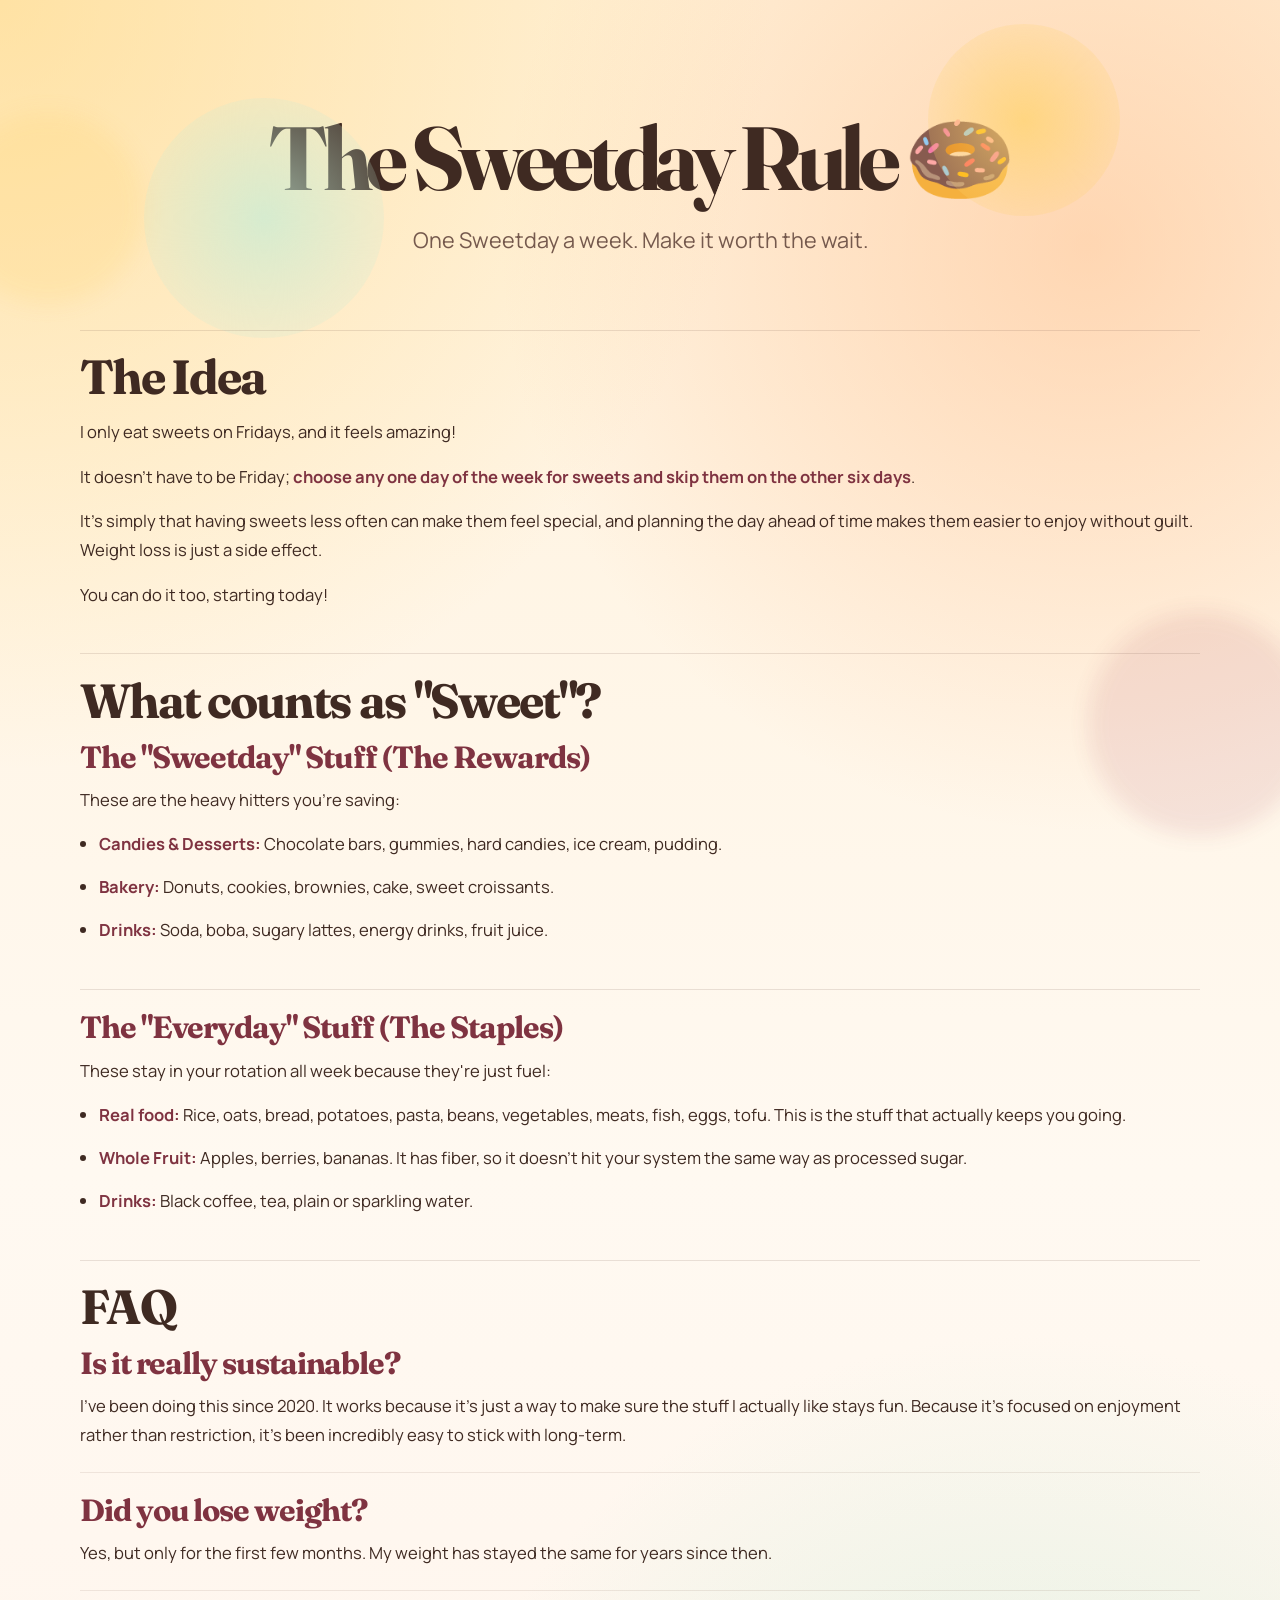
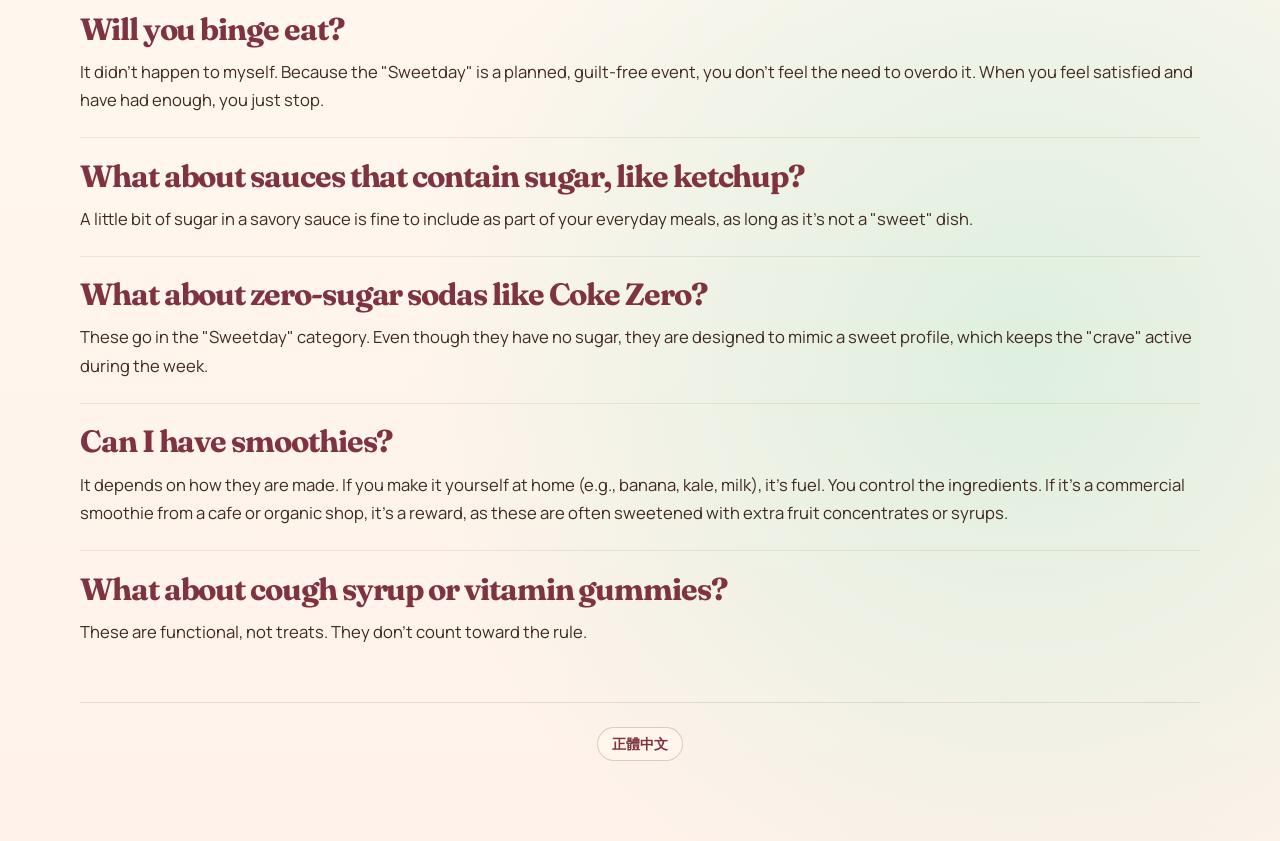
<file: index.html>
<!DOCTYPE html>
<html lang="en">
  <head>
    <meta charset="UTF-8" />
    <meta name="viewport" content="width=device-width, initial-scale=1.0" />
    <title>The Sweetday Rule</title>
    <meta
      name="description"
      content="One Sweetday a week. Make it worth the wait."
    />
    <meta property="og:type" content="website" />
    <meta property="og:url" content="https://johnlin.tw/the-sweetday-rule/" />
    <meta property="og:title" content="The Sweetday Rule" />
    <meta
      property="og:description"
      content="One Sweetday a week. Make it worth the wait."
    />
    <meta property="og:site_name" content="The Sweetday Rule" />
    <link
      rel="alternate"
      hreflang="en"
      href="https://johnlin.tw/the-sweetday-rule/"
    />
    <link
      rel="alternate"
      hreflang="zh-TW"
      href="https://johnlin.tw/the-sweetday-rule/zh-TW/"
    />
    <link rel="icon" type="image/png" href="favicon.png" />
    <link rel="preconnect" href="https://fonts.googleapis.com" />
    <link rel="preconnect" href="https://fonts.gstatic.com" crossorigin />
    <link
      href="https://fonts.googleapis.com/css2?family=Fraunces:opsz,wght@9..144,400;9..144,600;9..144,700&amp;family=Manrope:wght@400;500;700;800&amp;display=swap"
      rel="stylesheet"
    />
    <link rel="stylesheet" href="styles.css" />
  </head>
  <body>
    <div class="page-shell">
      <header class="hero">
        <h1>The Sweetday Rule 🍩</h1>
        <p class="hero-tagline">One Sweetday a week. Make it worth the wait.</p>
      </header>

      <main class="content-grid">
        <section class="card story-card">
          <h2>The Idea</h2>
          <p>I only eat sweets on Fridays, and it feels amazing!</p>
          <p>
            It doesn't have to be Friday;
            <strong>choose any one day of the week for sweets and skip them on
              the other six days</strong>.
          </p>
          <p>
            It's simply that having sweets less often can make them feel
            special, and planning the day ahead of time makes them easier to
            enjoy without guilt. Weight loss is just a side effect.
          </p>
          <p>You can do it too, starting today!</p>
        </section>

        <section class="card category-card reward-card">
          <h2>What counts as "Sweet"?</h2>
          <h3>The "Sweetday" Stuff (The Rewards)</h3>
          <p>These are the heavy hitters you're saving:</p>
          <ul>
            <li>
              <strong>Candies &amp; Desserts:</strong> Chocolate bars, gummies,
              hard candies, ice cream, pudding.
            </li>
            <li>
              <strong>Bakery:</strong> Donuts, cookies, brownies, cake, sweet
              croissants.
            </li>
            <li>
              <strong>Drinks:</strong> Soda, boba, sugary lattes, energy
              drinks, fruit juice.
            </li>
          </ul>
        </section>

        <section class="card category-card staple-card">
          <h3>The "Everyday" Stuff (The Staples)</h3>
          <p>
            These stay in your rotation all week because they're just fuel:
          </p>
          <ul>
            <li>
              <strong>Real food:</strong> Rice, oats, bread, potatoes, pasta,
              beans, vegetables, meats, fish, eggs, tofu. This is the stuff
              that actually keeps you going.
            </li>
            <li>
              <strong>Whole Fruit:</strong> Apples, berries, bananas. It has
              fiber, so it doesn't hit your system the same way as processed
              sugar.
            </li>
            <li>
              <strong>Drinks:</strong> Black coffee, tea, plain or sparkling
              water.
            </li>
          </ul>
        </section>

        <section class="card faq-card">
          <h2>FAQ</h2>

          <article class="faq-item">
            <h3>Is it really sustainable?</h3>
            <p>
              I've been doing this since 2020. It works because it's just a way
              to make sure the stuff I actually like stays fun. Because it's
              focused on enjoyment rather than restriction, it's been incredibly
              easy to stick with long-term.
            </p>
          </article>

          <article class="faq-item">
            <h3>Did you lose weight?</h3>
            <p>
              Yes, but only for the first few months. My weight has stayed the
              same for years since then.
            </p>
          </article>

          <article class="faq-item">
            <h3>Will you binge eat?</h3>
            <p>
              It didn't happen to myself. Because the "Sweetday" is a planned,
              guilt-free event, you don't feel the need to overdo it. When you
              feel satisfied and have had enough, you just stop.
            </p>
          </article>

          <article class="faq-item">
            <h3>What about sauces that contain sugar, like ketchup?</h3>
            <p>
              A little bit of sugar in a savory sauce is fine to include as part
              of your everyday meals, as long as it's not a "sweet" dish.
            </p>
          </article>

          <article class="faq-item">
            <h3>What about zero-sugar sodas like Coke Zero?</h3>
            <p>
              These go in the "Sweetday" category. Even though they have no
              sugar, they are designed to mimic a sweet profile, which keeps the
              "crave" active during the week.
            </p>
          </article>

          <article class="faq-item">
            <h3>Can I have smoothies?</h3>
            <p>
              It depends on how they are made. If you make it yourself at home
              (e.g., banana, kale, milk), it's fuel. You control the
              ingredients. If it's a commercial smoothie from a cafe or organic
              shop, it's a reward, as these are often sweetened with extra fruit
              concentrates or syrups.
            </p>
          </article>

          <article class="faq-item">
            <h3>What about cough syrup or vitamin gummies?</h3>
            <p>
              These are functional, not treats. They don't count toward the
              rule.
            </p>
          </article>
        </section>
      </main>

      <footer class="language-footer">
        <a
          class="language-switch"
          href="zh-TW/"
          lang="zh-TW"
          hreflang="zh-TW"
        >
          正體中文
        </a>
      </footer>
    </div>
  </body>
</html>
</file>
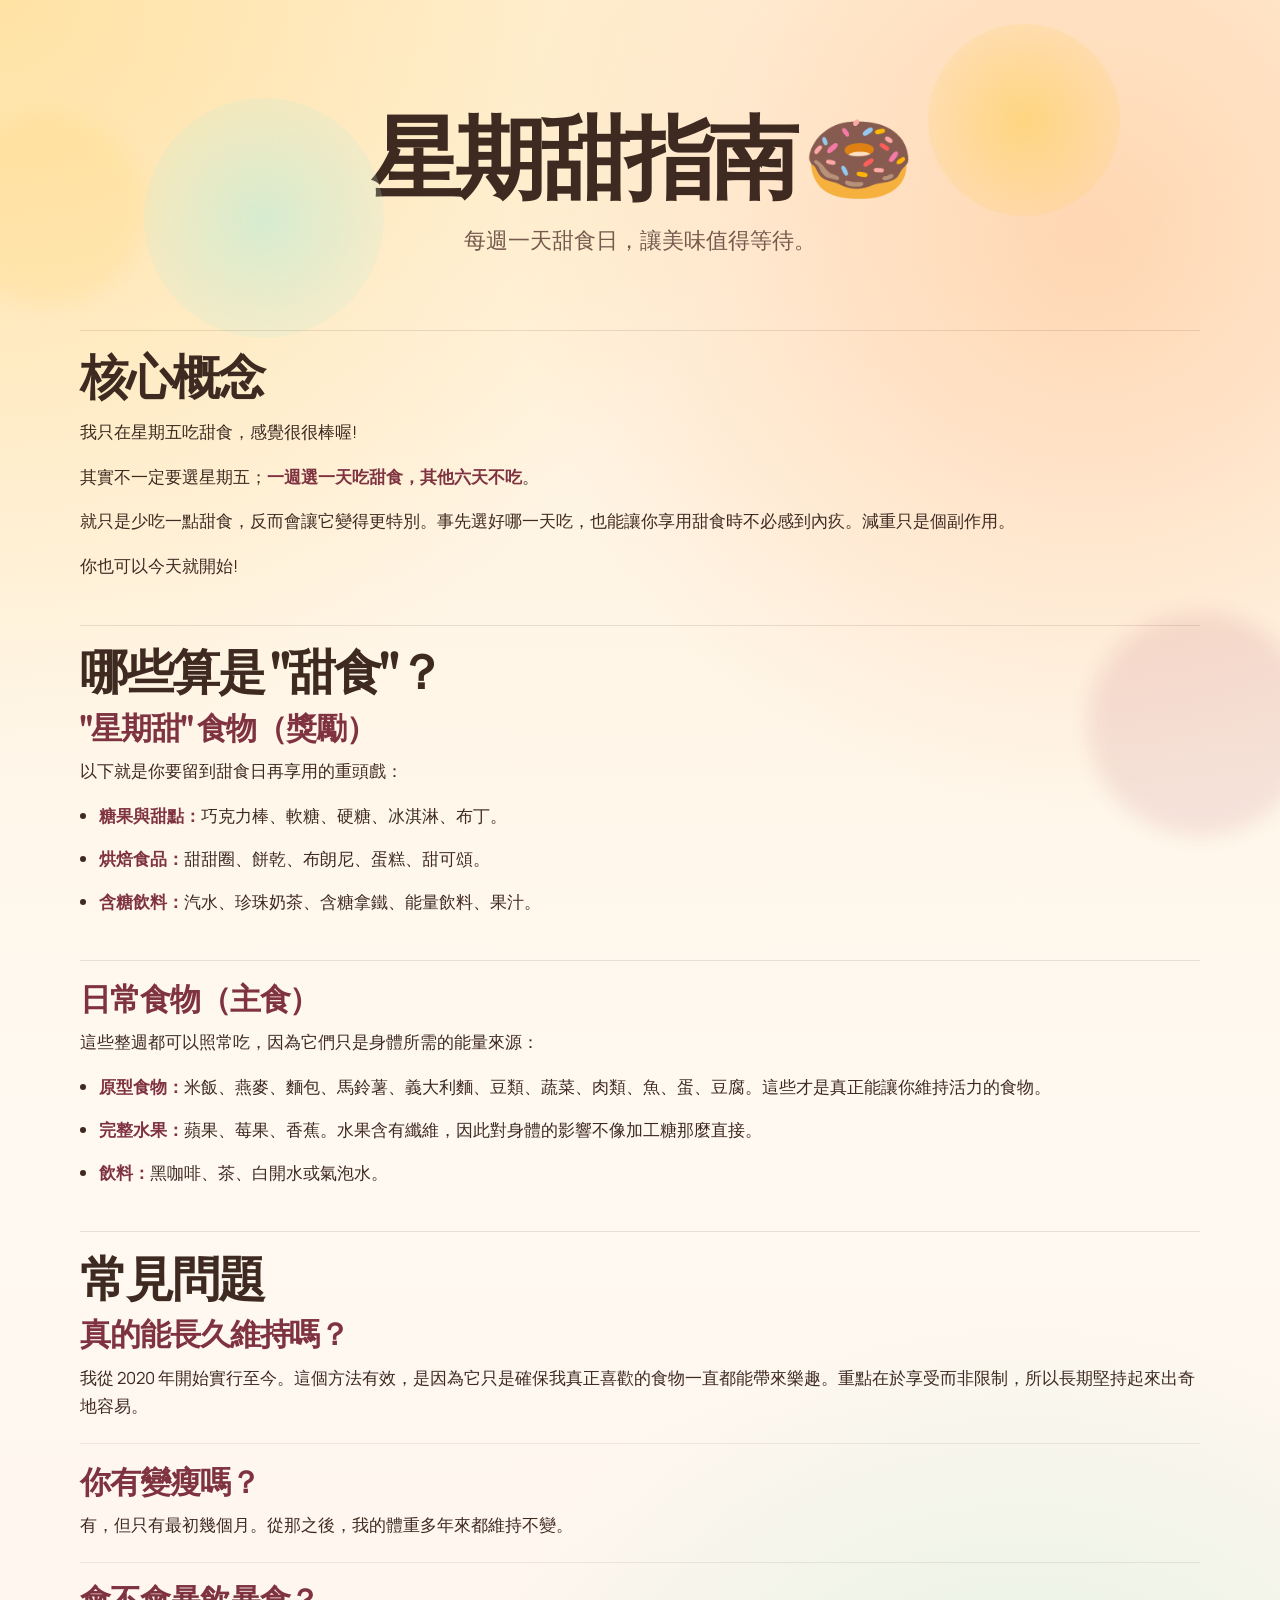
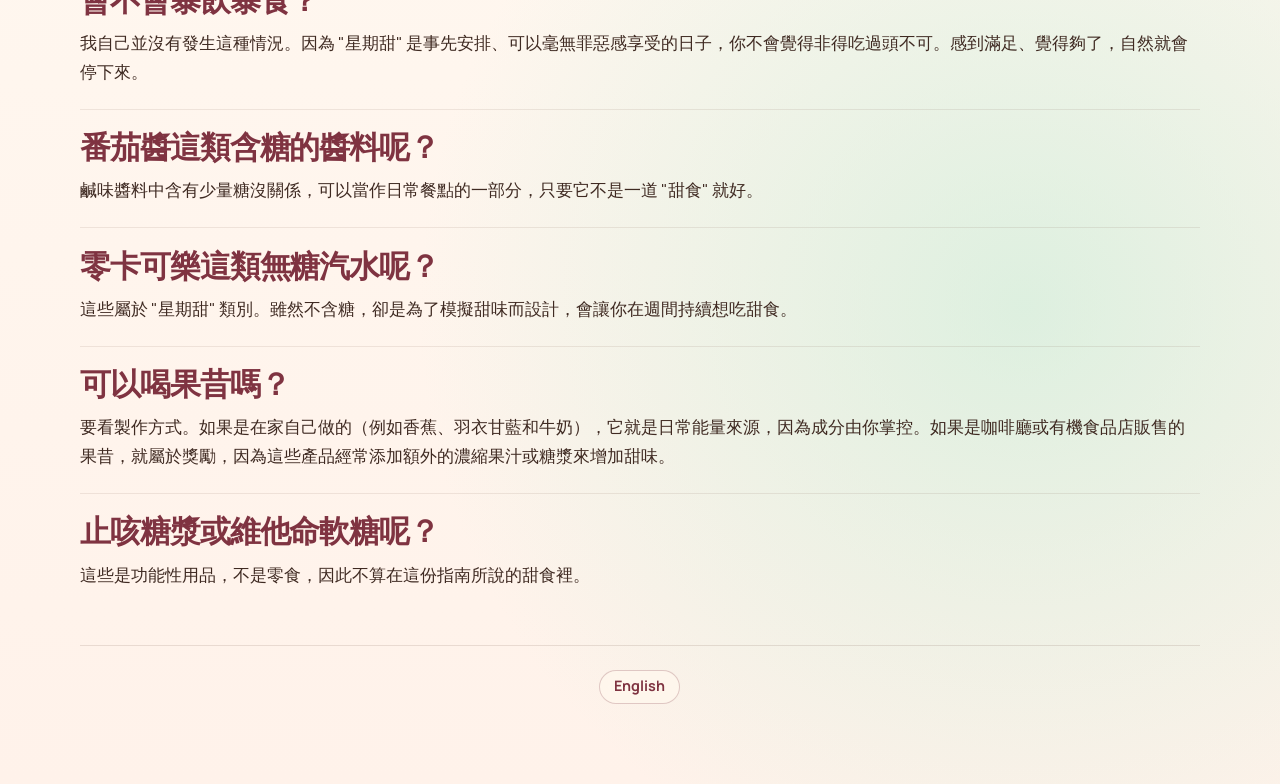
<file: zh-TW/index.html>
<!DOCTYPE html>
<html lang="zh-TW">
  <head>
    <meta charset="UTF-8" />
    <meta name="viewport" content="width=device-width, initial-scale=1.0" />
    <title>星期甜指南</title>
    <meta
      name="description"
      content="每週一天甜食日，讓美味值得等待。"
    />
    <meta property="og:type" content="website" />
    <meta property="og:url" content="https://johnlin.tw/the-sweetday-rule/zh-TW/" />
    <meta property="og:title" content="星期甜指南" />
    <meta
      property="og:description"
      content="每週一天甜食日，讓美味值得等待。"
    />
    <meta property="og:site_name" content="星期甜指南" />
    <link
      rel="alternate"
      hreflang="en"
      href="https://johnlin.tw/the-sweetday-rule/"
    />
    <link
      rel="alternate"
      hreflang="zh-TW"
      href="https://johnlin.tw/the-sweetday-rule/zh-TW/"
    />
    <link rel="icon" type="image/png" href="../favicon.png" />
    <link rel="preconnect" href="https://fonts.googleapis.com" />
    <link rel="preconnect" href="https://fonts.gstatic.com" crossorigin />
    <link
      href="https://fonts.googleapis.com/css2?family=Fraunces:opsz,wght@9..144,400;9..144,600;9..144,700&amp;family=Manrope:wght@400;500;700;800&amp;display=swap"
      rel="stylesheet"
    />
    <link rel="stylesheet" href="../styles.css" />
  </head>
  <body>
    <div class="page-shell">
      <header class="hero">
        <h1>星期甜指南 🍩</h1>
        <p class="hero-tagline">每週一天甜食日，讓美味值得等待。</p>
      </header>

      <main class="content-grid">
        <section class="card story-card">
          <h2>核心概念</h2>
          <p>我只在星期五吃甜食，感覺很很棒喔!</p>
          <p>
            其實不一定要選星期五；<strong>一週選一天吃甜食，其他六天不吃</strong>。
          </p>
          <p>
            就只是少吃一點甜食，反而會讓它變得更特別。事先選好哪一天吃，也能讓你享用甜食時不必感到內疚。減重只是個副作用。
          </p>
          <p>你也可以今天就開始!</p>
        </section>

        <section class="card category-card reward-card">
          <h2>哪些算是 "甜食"？</h2>
          <h3>"星期甜" 食物（獎勵）</h3>
          <p>以下就是你要留到甜食日再享用的重頭戲：</p>
          <ul>
            <li>
              <strong>糖果與甜點：</strong>巧克力棒、軟糖、硬糖、冰淇淋、布丁。
            </li>
            <li>
              <strong>烘焙食品：</strong>甜甜圈、餅乾、布朗尼、蛋糕、甜可頌。
            </li>
            <li>
              <strong>含糖飲料：</strong>汽水、珍珠奶茶、含糖拿鐵、能量飲料、果汁。
            </li>
          </ul>
        </section>

        <section class="card category-card staple-card">
          <h3>日常食物（主食）</h3>
          <p>
            這些整週都可以照常吃，因為它們只是身體所需的能量來源：
          </p>
          <ul>
            <li>
              <strong>原型食物：</strong>米飯、燕麥、麵包、馬鈴薯、義大利麵、豆類、蔬菜、肉類、魚、蛋、豆腐。這些才是真正能讓你維持活力的食物。
            </li>
            <li>
              <strong>完整水果：</strong>蘋果、莓果、香蕉。水果含有纖維，因此對身體的影響不像加工糖那麼直接。
            </li>
            <li>
              <strong>飲料：</strong>黑咖啡、茶、白開水或氣泡水。
            </li>
          </ul>
        </section>

        <section class="card faq-card">
          <h2>常見問題</h2>

          <article class="faq-item">
            <h3>真的能長久維持嗎？</h3>
            <p>
              我從 2020 年開始實行至今。這個方法有效，是因為它只是確保我真正喜歡的食物一直都能帶來樂趣。重點在於享受而非限制，所以長期堅持起來出奇地容易。
            </p>
          </article>

          <article class="faq-item">
            <h3>你有變瘦嗎？</h3>
            <p>
              有，但只有最初幾個月。從那之後，我的體重多年來都維持不變。
            </p>
          </article>

          <article class="faq-item">
            <h3>會不會暴飲暴食？</h3>
            <p>
              我自己並沒有發生這種情況。因為 "星期甜" 是事先安排、可以毫無罪惡感享受的日子，你不會覺得非得吃過頭不可。感到滿足、覺得夠了，自然就會停下來。
            </p>
          </article>

          <article class="faq-item">
            <h3>番茄醬這類含糖的醬料呢？</h3>
            <p>
              鹹味醬料中含有少量糖沒關係，可以當作日常餐點的一部分，只要它不是一道 "甜食" 就好。
            </p>
          </article>

          <article class="faq-item">
            <h3>零卡可樂這類無糖汽水呢？</h3>
            <p>
              這些屬於 "星期甜" 類別。雖然不含糖，卻是為了模擬甜味而設計，會讓你在週間持續想吃甜食。
            </p>
          </article>

          <article class="faq-item">
            <h3>可以喝果昔嗎？</h3>
            <p>
              要看製作方式。如果是在家自己做的（例如香蕉、羽衣甘藍和牛奶），它就是日常能量來源，因為成分由你掌控。如果是咖啡廳或有機食品店販售的果昔，就屬於獎勵，因為這些產品經常添加額外的濃縮果汁或糖漿來增加甜味。
            </p>
          </article>

          <article class="faq-item">
            <h3>止咳糖漿或維他命軟糖呢？</h3>
            <p>
              這些是功能性用品，不是零食，因此不算在這份指南所說的甜食裡。
            </p>
          </article>
        </section>
      </main>

      <footer class="language-footer">
        <a
          class="language-switch"
          href="../"
          lang="en"
          hreflang="en"
        >
          English
        </a>
      </footer>
    </div>
  </body>
</html>
</file>
<file: styles.css>
:root {
  --cream: #fff8ee;
  --ink: #3f2a22;
  --muted: #75594d;
  --berry: #a54656;
  --berry-deep: #7f3341;
  --peach: #ffb47c;
  --gold: #ffd36e;
  --mint: #c5ecd6;
}

* {
  box-sizing: border-box;
}

html {
  scroll-behavior: smooth;
}

body {
  margin: 0;
  min-height: 100vh;
  font-family: "Manrope", sans-serif;
  color: var(--ink);
  background:
    radial-gradient(circle at top left, rgba(255, 211, 110, 0.5), transparent 28%),
    radial-gradient(circle at 85% 10%, rgba(255, 180, 124, 0.45), transparent 24%),
    radial-gradient(circle at 80% 80%, rgba(197, 236, 214, 0.58), transparent 28%),
    linear-gradient(180deg, #fff1da 0%, #fff9f1 48%, #fff2ea 100%);
}

body::before,
body::after {
  content: "";
  position: fixed;
  z-index: 0;
  border-radius: 999px;
  filter: blur(10px);
  opacity: 0.72;
  pointer-events: none;
}

body::before {
  top: 7rem;
  left: -3rem;
  width: 12rem;
  height: 12rem;
  background: rgba(255, 211, 110, 0.28);
}

body::after {
  right: -2rem;
  bottom: 4rem;
  width: 14rem;
  height: 14rem;
  background: rgba(165, 70, 86, 0.16);
}

.page-shell {
  position: relative;
  z-index: 1;
  width: min(1120px, calc(100% - 2rem));
  margin: 0 auto;
  padding: 2.5rem 0 5rem;
}

.hero {
  position: relative;
  padding: 4.5rem 0 3rem;
  text-align: center;
}

.language-footer {
  margin-top: 3.5rem;
  padding-top: 1.5rem;
  border-top: 1px solid rgba(121, 89, 77, 0.16);
  text-align: center;
}

.language-switch {
  display: inline-block;
  padding: 0.55rem 0.9rem;
  border: 1px solid rgba(127, 51, 65, 0.24);
  border-radius: 999px;
  color: var(--berry-deep);
  background: rgba(255, 248, 238, 0.68);
  font-size: 0.9rem;
  font-weight: 700;
  line-height: 1;
  text-decoration: none;
  backdrop-filter: blur(8px);
  transition:
    border-color 160ms ease,
    background-color 160ms ease,
    transform 160ms ease;
}

.language-switch:hover {
  border-color: rgba(127, 51, 65, 0.46);
  background: rgba(255, 248, 238, 0.92);
  transform: translateY(-1px);
}

.language-switch:focus-visible {
  outline: 3px solid var(--gold);
  outline-offset: 3px;
}

.hero::before,
.hero::after {
  content: "";
  position: absolute;
  inset: auto;
  border-radius: 999px;
  pointer-events: none;
}

.hero::before {
  top: -1rem;
  right: 5rem;
  width: 12rem;
  height: 12rem;
  background: radial-gradient(circle, rgba(255, 211, 110, 0.75), rgba(255, 211, 110, 0));
}

.hero::after {
  bottom: -2rem;
  left: 4rem;
  width: 15rem;
  height: 15rem;
  background: radial-gradient(circle, rgba(197, 236, 214, 0.7), rgba(197, 236, 214, 0));
}

h1,
h2,
h3 {
  margin: 0;
  font-family: "Fraunces", serif;
  line-height: 1.02;
}

h1 {
  font-size: clamp(3rem, 7vw, 5.9rem);
  letter-spacing: -0.06em;
}

.hero-tagline {
  max-width: 36rem;
  margin: 1.25rem auto 0;
  font-size: clamp(1.1rem, 2vw, 1.35rem);
  line-height: 1.6;
  color: var(--muted);
}

.content-grid {
  display: grid;
  grid-template-columns: minmax(0, 1fr);
  gap: 2.75rem;
  margin-top: 1.5rem;
}

.card {
  position: relative;
  padding-top: 1.4rem;
  border-top: 1px solid rgba(121, 89, 77, 0.16);
}

.story-card {
  grid-column: 1;
}

.reward-card,
.staple-card {
  grid-column: 1;
}

.faq-card {
  grid-column: 1;
}

.card h2 {
  margin-bottom: 1rem;
  font-size: clamp(2rem, 4vw, 3rem);
  letter-spacing: -0.045em;
}

.card h3 {
  margin-bottom: 0.8rem;
  font-size: clamp(1.45rem, 2.4vw, 2rem);
  color: var(--berry-deep);
  letter-spacing: -0.035em;
}

p,
li {
  font-size: 1.04rem;
  line-height: 1.72;
}

p {
  margin: 0 0 1rem;
}

ul {
  margin: 0;
  padding-left: 1.2rem;
}

li + li {
  margin-top: 0.9rem;
}

strong {
  color: var(--berry-deep);
}

.faq-item + .faq-item {
  margin-top: 1.4rem;
  padding-top: 1.4rem;
  border-top: 1px solid rgba(121, 89, 77, 0.12);
}

.faq-item p:last-child,
.card p:last-child {
  margin-bottom: 0;
}

@media (max-width: 900px) {
  .page-shell {
    width: min(100% - 2rem, 1120px);
    padding-top: 0.75rem;
  }

  .hero {
    padding: 3.5rem 0 2.5rem;
  }

  .hero::before {
    top: -2.5rem;
    right: 1rem;
    width: 9rem;
    height: 9rem;
    opacity: 0.5;
  }

  .hero::after {
    left: 50%;
    bottom: -1.5rem;
    width: 12rem;
    height: 12rem;
    transform: translateX(-50%);
    opacity: 0.55;
  }
}

@media (max-width: 640px) {
  .page-shell {
    width: min(100% - 2rem, 1120px);
    padding-bottom: 2.5rem;
  }

  .content-grid {
    gap: 2.1rem;
    margin-top: 0.9rem;
  }

  .hero {
    padding: 2.75rem 0 2.25rem;
  }

  .hero::before {
    top: -3rem;
    right: -0.75rem;
    width: 7rem;
    height: 7rem;
    opacity: 0.32;
  }

  .hero::after {
    bottom: -1rem;
    width: 10.5rem;
    height: 10.5rem;
    opacity: 0.42;
  }

  h1 {
    font-size: clamp(2.7rem, 14vw, 4rem);
    line-height: 0.96;
  }

  .hero-tagline {
    max-width: 18rem;
    margin-top: 1rem;
  }

  .card {
    padding-top: 1.2rem;
  }

  p,
  li {
    font-size: 0.98rem;
    line-height: 1.66;
  }

}
</file>
